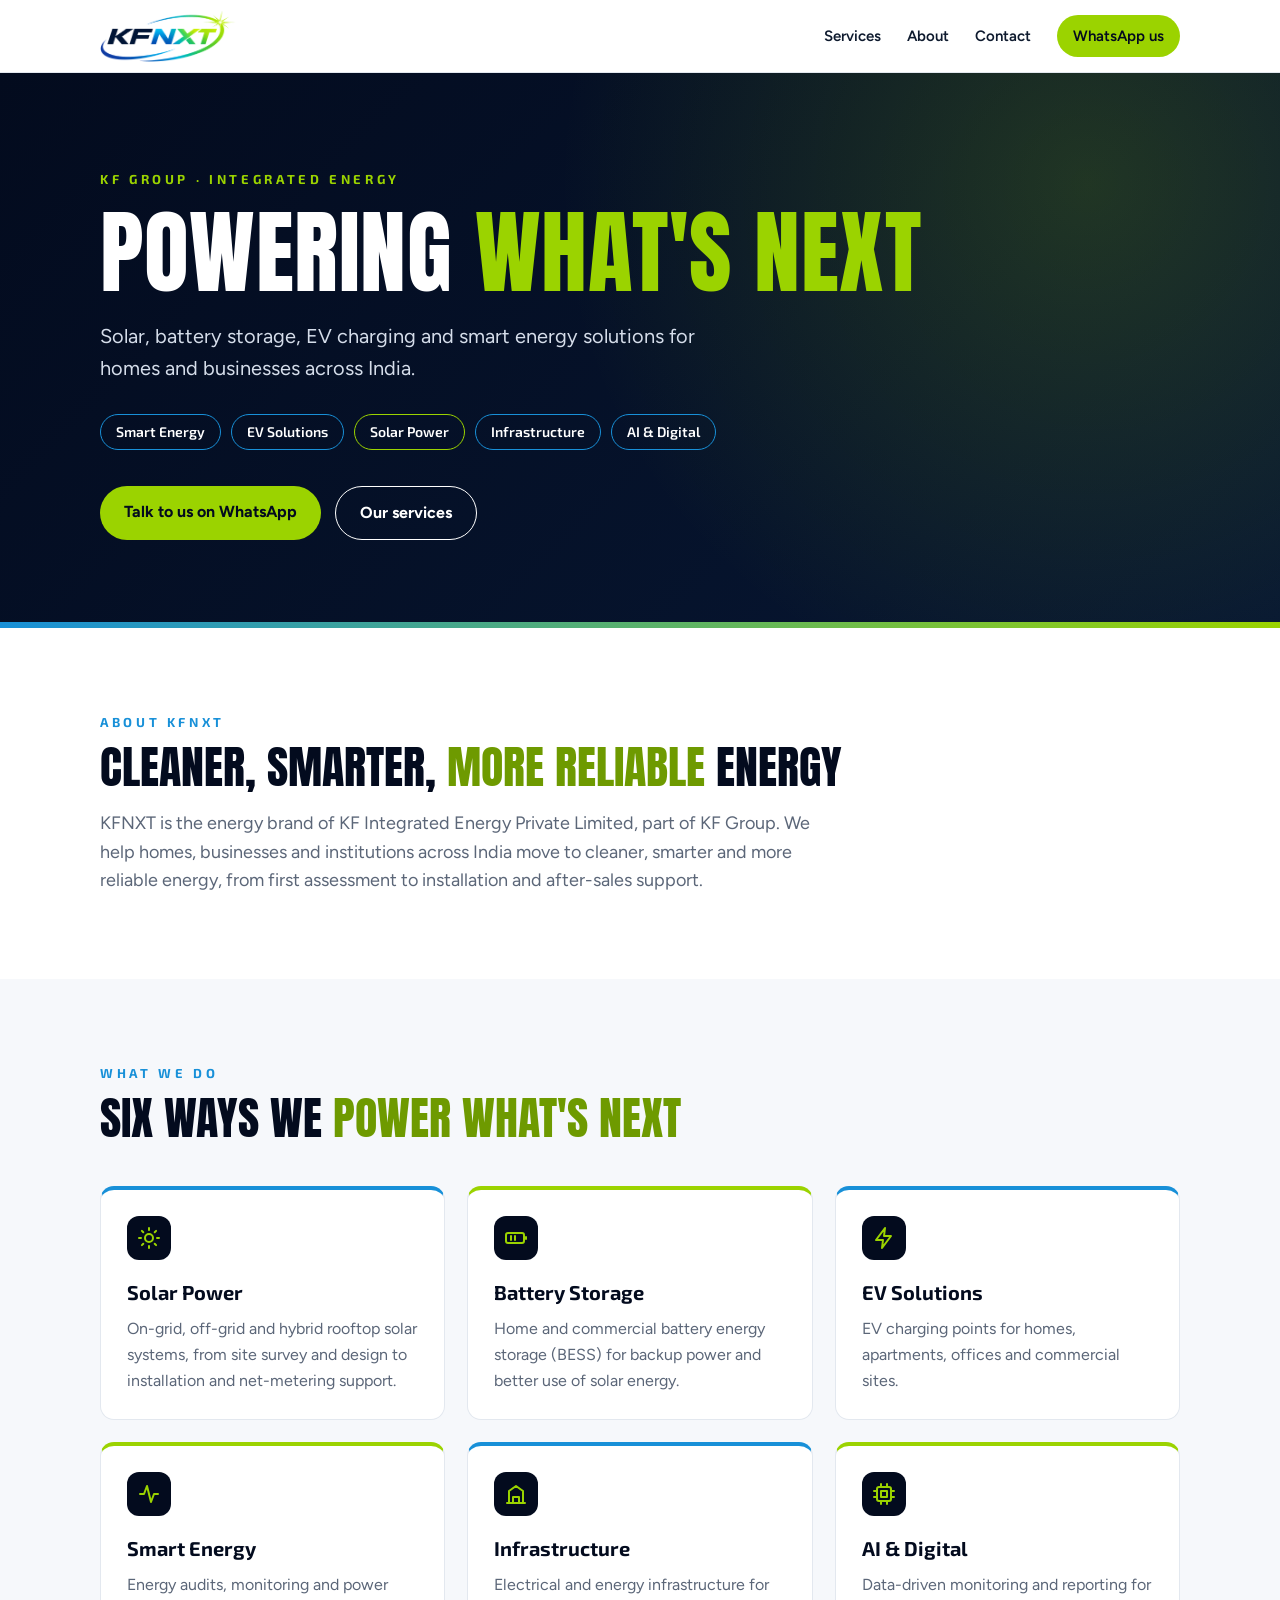
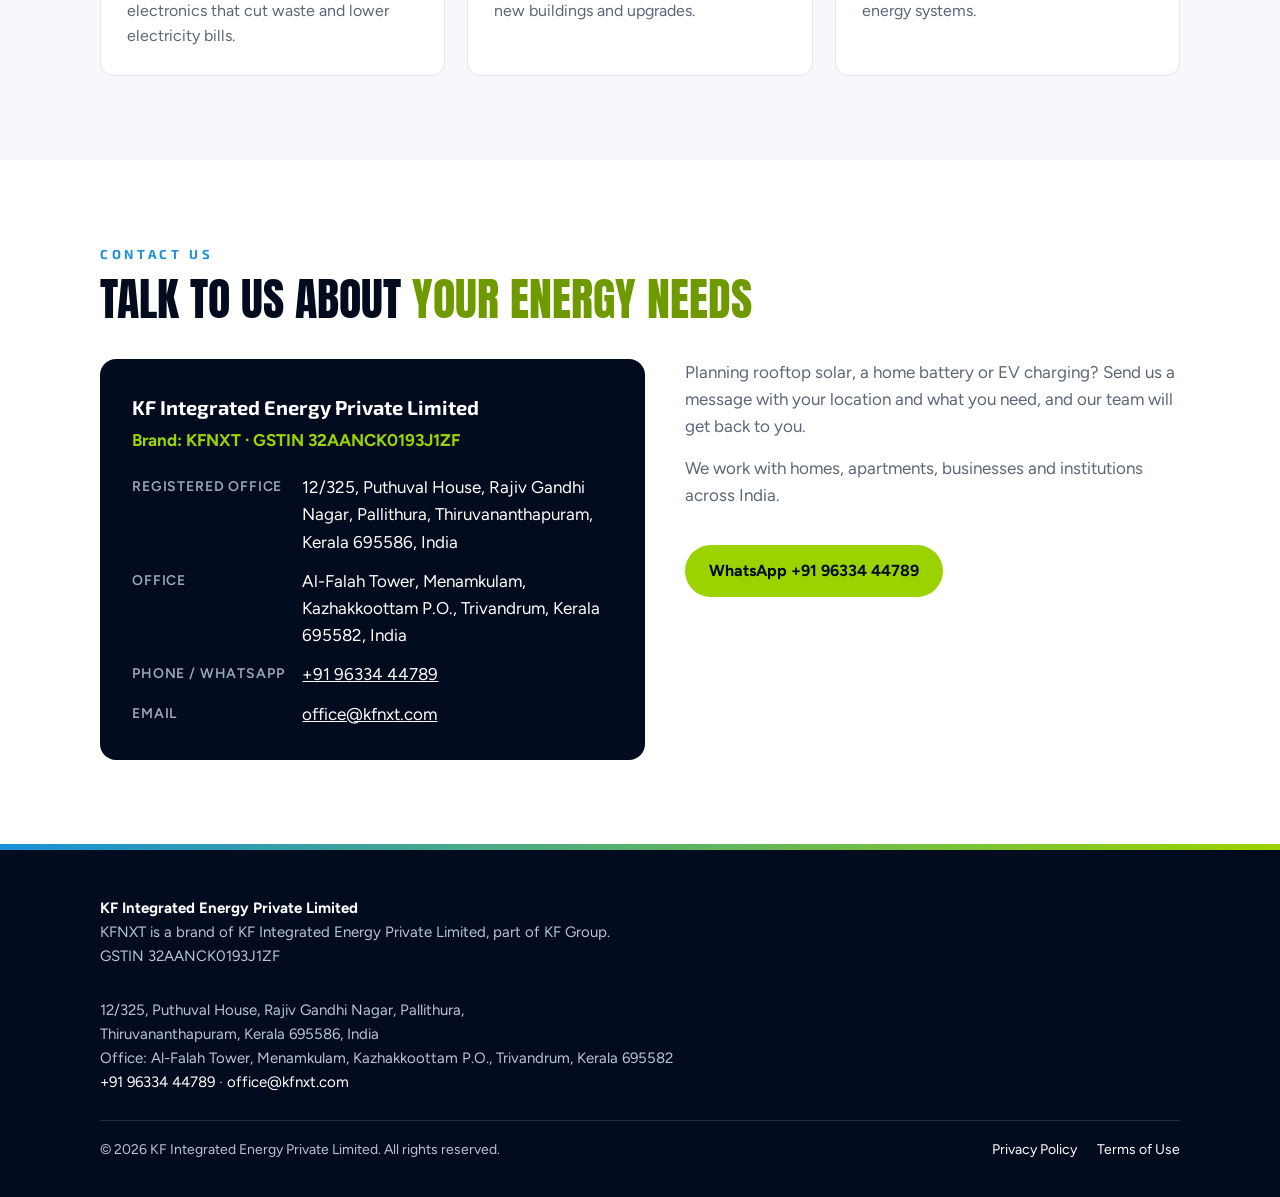
<file: index.html>
<!doctype html><html lang="en"><head><meta charset="utf-8"><meta name="viewport" content="width=device-width,initial-scale=1">
<title>KFNXT | Solar, Battery Storage & EV Charging – KF Integrated Energy Pvt Ltd</title><meta name="description" content="KFNXT, the energy brand of KF Integrated Energy Private Limited: solar, battery storage, EV charging and smart energy solutions for homes and businesses across India.">
<link rel="icon" href="/favicon.png"><link rel="preconnect" href="https://fonts.googleapis.com"><link rel="preconnect" href="https://fonts.gstatic.com" crossorigin>
<link href="https://fonts.googleapis.com/css2?family=Anton&family=Exo+2:wght@600;700&family=Figtree:wght@400;600;700&display=swap" rel="stylesheet">
<link rel="stylesheet" href="/style.css"></head><body>
<header class="site"><div class="wrap"><a href="/"><img src="/kfnxt-logo.png" alt="KFNXT – KF Integrated Energy Private Limited"></a>
<nav><a href="/#services">Services</a><a href="/#about">About</a><a href="/#contact">Contact</a><a class="cta" href="https://wa.me/919633444789">WhatsApp us</a></nav></div></header>

<section class="hero"><div class="wrap"><div class="eyebrow">KF Group · Integrated Energy</div>
<h1>Powering <span>What's Next</span></h1>
<p class="lead">Solar, battery storage, EV charging and smart energy solutions for homes and businesses across India.</p>
<div class="chips"><span class="chip">Smart Energy</span><span class="chip">EV Solutions</span><span class="chip l">Solar Power</span><span class="chip">Infrastructure</span><span class="chip">AI &amp; Digital</span></div>
<div class="btns"><a class="btn primary" href="https://wa.me/919633444789">Talk to us on WhatsApp</a><a class="btn ghost" href="#services">Our services</a></div></div></section>
<section id="about"><div class="wrap"><div class="eyebrow d">About KFNXT</div><h2>Cleaner, smarter, <span>more reliable</span> energy</h2>
<p class="sub">KFNXT is the energy brand of KF Integrated Energy Private Limited, part of KF Group. We help homes, businesses and institutions across India move to cleaner, smarter and more reliable energy, from first assessment to installation and after-sales support.</p></div></section>
<section id="services" class="alt"><div class="wrap"><div class="eyebrow d">What we do</div><h2>Six ways we <span>power what's next</span></h2><div class="grid"><div class="card"><div class="ic"><svg viewBox="0 0 24 24"><circle cx="12" cy="12" r="4"/><path d="M12 2v2M12 20v2M4.9 4.9l1.4 1.4M17.7 17.7l1.4 1.4M2 12h2M20 12h2M4.9 19.1l1.4-1.4M17.7 6.3l1.4-1.4"/></svg></div><h3>Solar Power</h3><p>On-grid, off-grid and hybrid rooftop solar systems, from site survey and design to installation and net-metering support.</p></div><div class="card"><div class="ic"><svg viewBox="0 0 24 24"><rect x="2" y="7" width="18" height="10" rx="2"/><path d="M22 11v2M7 10v4M11 10v4"/></svg></div><h3>Battery Storage</h3><p>Home and commercial battery energy storage (BESS) for backup power and better use of solar energy.</p></div><div class="card"><div class="ic"><svg viewBox="0 0 24 24"><path d="M13 2L4 14h7l-1 8 9-12h-7z"/></svg></div><h3>EV Solutions</h3><p>EV charging points for homes, apartments, offices and commercial sites.</p></div><div class="card"><div class="ic"><svg viewBox="0 0 24 24"><path d="M3 12h4l3-8 4 16 3-8h4"/></svg></div><h3>Smart Energy</h3><p>Energy audits, monitoring and power electronics that cut waste and lower electricity bills.</p></div><div class="card"><div class="ic"><svg viewBox="0 0 24 24"><path d="M3 21h18M5 21V9l7-5 7 5v12M9 21v-6h6v6"/></svg></div><h3>Infrastructure</h3><p>Electrical and energy infrastructure for new buildings and upgrades.</p></div><div class="card"><div class="ic"><svg viewBox="0 0 24 24"><rect x="5" y="5" width="14" height="14" rx="2"/><path d="M9 9h6v6H9zM9 2v3M15 2v3M9 19v3M15 19v3M2 9h3M2 15h3M19 9h3M19 15h3"/></svg></div><h3>AI & Digital</h3><p>Data-driven monitoring and reporting for energy systems.</p></div></div></div></section>
<section id="contact"><div class="wrap"><div class="eyebrow d">Contact us</div><h2>Talk to us about <span>your energy needs</span></h2>
<div class="contact"><div class="cbox"><h3>KF Integrated Energy Private Limited</h3><div class="legal">Brand: KFNXT · GSTIN 32AANCK0193J1ZF</div><dl>
<dt>Registered office</dt><dd>12/325, Puthuval House, Rajiv Gandhi Nagar, Pallithura, Thiruvananthapuram, Kerala 695586, India</dd>
<dt>Office</dt><dd>Al-Falah Tower, Menamkulam, Kazhakkoottam P.O., Trivandrum, Kerala 695582, India</dd>
<dt>Phone / WhatsApp</dt><dd><a href="tel:+919633444789">+91 96334 44789</a></dd>
<dt>Email</dt><dd><a href="mailto:office@kfnxt.com">office@kfnxt.com</a></dd></dl></div>
<div class="side"><p>Planning rooftop solar, a home battery or EV charging? Send us a message with your location and what you need, and our team will get back to you.</p>
<p>We work with homes, apartments, businesses and institutions across India.</p>
<div class="btns"><a class="btn primary" href="https://wa.me/919633444789">WhatsApp +91 96334 44789</a></div></div></div></div></section>
<footer class="site"><div class="wrap"><div class="row">
<div><strong>KF Integrated Energy Private Limited</strong><br>KFNXT is a brand of KF Integrated Energy Private Limited, part of KF Group.<br>GSTIN 32AANCK0193J1ZF</div>
<div>12/325, Puthuval House, Rajiv Gandhi Nagar, Pallithura,<br>Thiruvananthapuram, Kerala 695586, India<br>Office: Al-Falah Tower, Menamkulam, Kazhakkoottam P.O., Trivandrum, Kerala 695582<br><a href="tel:+919633444789">+91 96334 44789</a> · <a href="mailto:office@kfnxt.com">office@kfnxt.com</a></div>
</div><div class="row copy"><div>© 2026 KF Integrated Energy Private Limited. All rights reserved.</div>
<div class="links"><a href="/privacy-policy">Privacy Policy</a><a href="/terms">Terms of Use</a></div></div></div></footer></body></html>
</file>
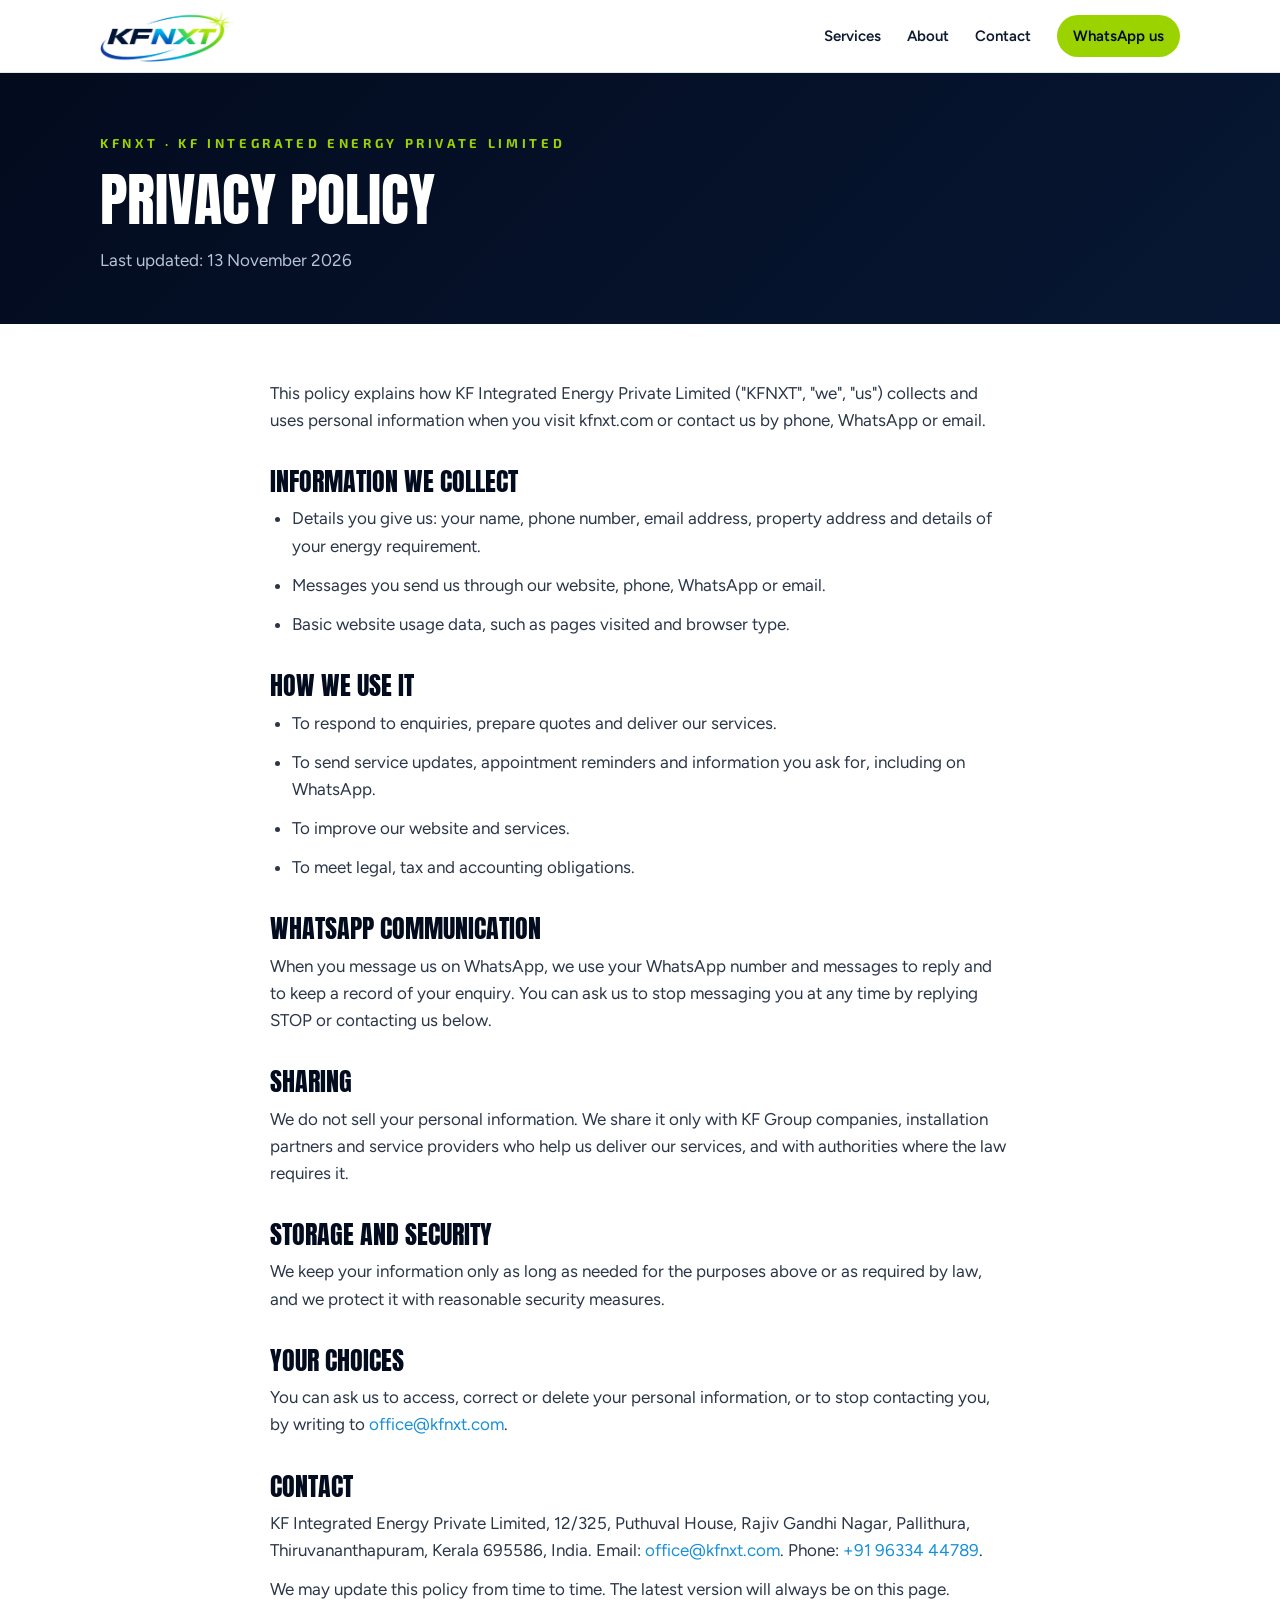
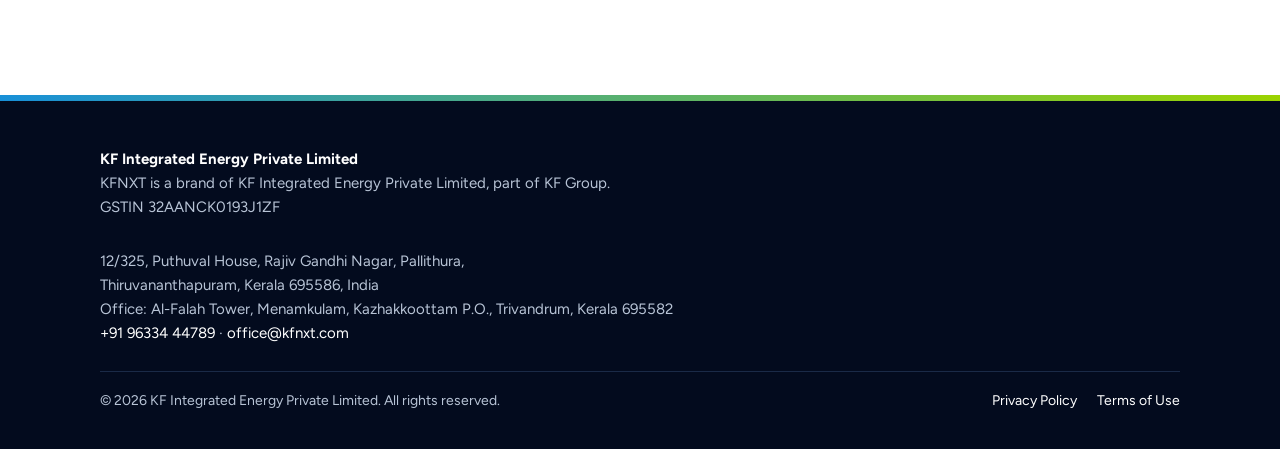
<file: privacy-policy.html>
<!doctype html><html lang="en"><head><meta charset="utf-8"><meta name="viewport" content="width=device-width,initial-scale=1">
<title>Privacy Policy | KFNXT – KF Integrated Energy Pvt Ltd</title><meta name="description" content="Privacy Policy of KF Integrated Energy Private Limited (KFNXT).">
<link rel="icon" href="/favicon.png"><link rel="preconnect" href="https://fonts.googleapis.com"><link rel="preconnect" href="https://fonts.gstatic.com" crossorigin>
<link href="https://fonts.googleapis.com/css2?family=Anton&family=Exo+2:wght@600;700&family=Figtree:wght@400;600;700&display=swap" rel="stylesheet">
<link rel="stylesheet" href="/style.css"></head><body>
<header class="site"><div class="wrap"><a href="/"><img src="/kfnxt-logo.png" alt="KFNXT – KF Integrated Energy Private Limited"></a>
<nav><a href="/#services">Services</a><a href="/#about">About</a><a href="/#contact">Contact</a><a class="cta" href="https://wa.me/919633444789">WhatsApp us</a></nav></div></header>
<div class="page-hero"><div class="wrap"><div class="eyebrow">KFNXT · KF Integrated Energy Private Limited</div><h1>Privacy Policy</h1><p>Last updated: 13 November 2026</p></div></div><article class="legal"><p>This policy explains how KF Integrated Energy Private Limited ("KFNXT", "we", "us") collects and uses personal information when you visit kfnxt.com or contact us by phone, WhatsApp or email.</p>
<h2>Information we collect</h2><ul><li>Details you give us: your name, phone number, email address, property address and details of your energy requirement.</li><li>Messages you send us through our website, phone, WhatsApp or email.</li><li>Basic website usage data, such as pages visited and browser type.</li></ul>
<h2>How we use it</h2><ul><li>To respond to enquiries, prepare quotes and deliver our services.</li><li>To send service updates, appointment reminders and information you ask for, including on WhatsApp.</li><li>To improve our website and services.</li><li>To meet legal, tax and accounting obligations.</li></ul>
<h2>WhatsApp communication</h2><p>When you message us on WhatsApp, we use your WhatsApp number and messages to reply and to keep a record of your enquiry. You can ask us to stop messaging you at any time by replying STOP or contacting us below.</p>
<h2>Sharing</h2><p>We do not sell your personal information. We share it only with KF Group companies, installation partners and service providers who help us deliver our services, and with authorities where the law requires it.</p>
<h2>Storage and security</h2><p>We keep your information only as long as needed for the purposes above or as required by law, and we protect it with reasonable security measures.</p>
<h2>Your choices</h2><p>You can ask us to access, correct or delete your personal information, or to stop contacting you, by writing to <a href="mailto:office@kfnxt.com">office@kfnxt.com</a>.</p><h2>Contact</h2><p>KF Integrated Energy Private Limited, 12/325, Puthuval House, Rajiv Gandhi Nagar, Pallithura, Thiruvananthapuram, Kerala 695586, India. Email: <a href="mailto:office@kfnxt.com">office@kfnxt.com</a>. Phone: <a href="tel:+919633444789">+91 96334 44789</a>.</p><p>We may update this policy from time to time. The latest version will always be on this page.</p></article><footer class="site"><div class="wrap"><div class="row">
<div><strong>KF Integrated Energy Private Limited</strong><br>KFNXT is a brand of KF Integrated Energy Private Limited, part of KF Group.<br>GSTIN 32AANCK0193J1ZF</div>
<div>12/325, Puthuval House, Rajiv Gandhi Nagar, Pallithura,<br>Thiruvananthapuram, Kerala 695586, India<br>Office: Al-Falah Tower, Menamkulam, Kazhakkoottam P.O., Trivandrum, Kerala 695582<br><a href="tel:+919633444789">+91 96334 44789</a> · <a href="mailto:office@kfnxt.com">office@kfnxt.com</a></div>
</div><div class="row copy"><div>© 2026 KF Integrated Energy Private Limited. All rights reserved.</div>
<div class="links"><a href="/privacy-policy">Privacy Policy</a><a href="/terms">Terms of Use</a></div></div></div></footer></body></html>
</file>
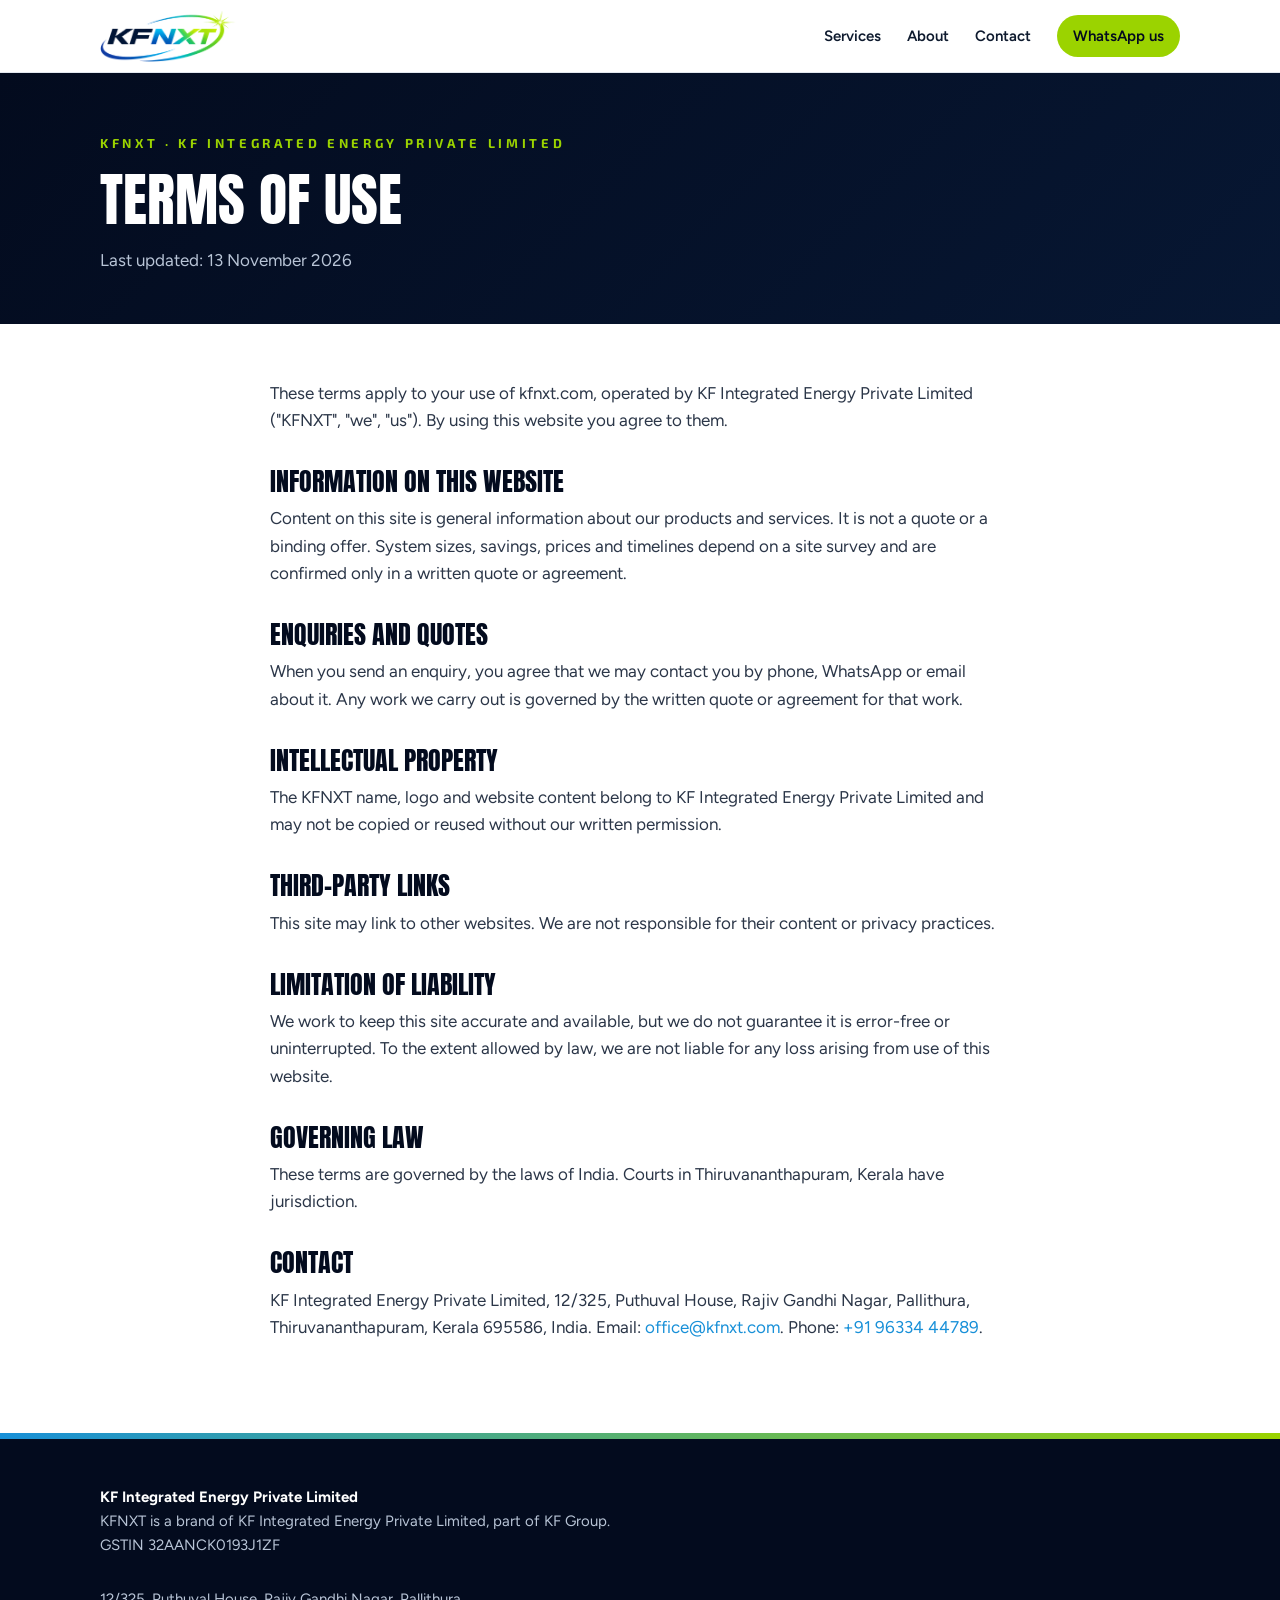
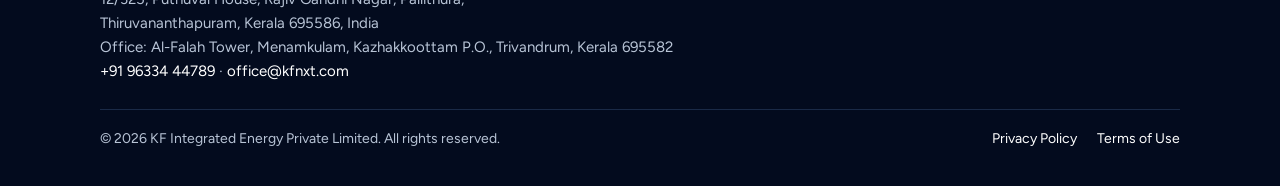
<file: terms.html>
<!doctype html><html lang="en"><head><meta charset="utf-8"><meta name="viewport" content="width=device-width,initial-scale=1">
<title>Terms of Use | KFNXT – KF Integrated Energy Pvt Ltd</title><meta name="description" content="Terms of Use of KF Integrated Energy Private Limited (KFNXT).">
<link rel="icon" href="/favicon.png"><link rel="preconnect" href="https://fonts.googleapis.com"><link rel="preconnect" href="https://fonts.gstatic.com" crossorigin>
<link href="https://fonts.googleapis.com/css2?family=Anton&family=Exo+2:wght@600;700&family=Figtree:wght@400;600;700&display=swap" rel="stylesheet">
<link rel="stylesheet" href="/style.css"></head><body>
<header class="site"><div class="wrap"><a href="/"><img src="/kfnxt-logo.png" alt="KFNXT – KF Integrated Energy Private Limited"></a>
<nav><a href="/#services">Services</a><a href="/#about">About</a><a href="/#contact">Contact</a><a class="cta" href="https://wa.me/919633444789">WhatsApp us</a></nav></div></header>
<div class="page-hero"><div class="wrap"><div class="eyebrow">KFNXT · KF Integrated Energy Private Limited</div><h1>Terms of Use</h1><p>Last updated: 13 November 2026</p></div></div><article class="legal"><p>These terms apply to your use of kfnxt.com, operated by KF Integrated Energy Private Limited ("KFNXT", "we", "us"). By using this website you agree to them.</p>
<h2>Information on this website</h2><p>Content on this site is general information about our products and services. It is not a quote or a binding offer. System sizes, savings, prices and timelines depend on a site survey and are confirmed only in a written quote or agreement.</p>
<h2>Enquiries and quotes</h2><p>When you send an enquiry, you agree that we may contact you by phone, WhatsApp or email about it. Any work we carry out is governed by the written quote or agreement for that work.</p>
<h2>Intellectual property</h2><p>The KFNXT name, logo and website content belong to KF Integrated Energy Private Limited and may not be copied or reused without our written permission.</p>
<h2>Third-party links</h2><p>This site may link to other websites. We are not responsible for their content or privacy practices.</p>
<h2>Limitation of liability</h2><p>We work to keep this site accurate and available, but we do not guarantee it is error-free or uninterrupted. To the extent allowed by law, we are not liable for any loss arising from use of this website.</p>
<h2>Governing law</h2><p>These terms are governed by the laws of India. Courts in Thiruvananthapuram, Kerala have jurisdiction.</p><h2>Contact</h2><p>KF Integrated Energy Private Limited, 12/325, Puthuval House, Rajiv Gandhi Nagar, Pallithura, Thiruvananthapuram, Kerala 695586, India. Email: <a href="mailto:office@kfnxt.com">office@kfnxt.com</a>. Phone: <a href="tel:+919633444789">+91 96334 44789</a>.</p></article><footer class="site"><div class="wrap"><div class="row">
<div><strong>KF Integrated Energy Private Limited</strong><br>KFNXT is a brand of KF Integrated Energy Private Limited, part of KF Group.<br>GSTIN 32AANCK0193J1ZF</div>
<div>12/325, Puthuval House, Rajiv Gandhi Nagar, Pallithura,<br>Thiruvananthapuram, Kerala 695586, India<br>Office: Al-Falah Tower, Menamkulam, Kazhakkoottam P.O., Trivandrum, Kerala 695582<br><a href="tel:+919633444789">+91 96334 44789</a> · <a href="mailto:office@kfnxt.com">office@kfnxt.com</a></div>
</div><div class="row copy"><div>© 2026 KF Integrated Energy Private Limited. All rights reserved.</div>
<div class="links"><a href="/privacy-policy">Privacy Policy</a><a href="/terms">Terms of Use</a></div></div></div></footer></body></html>
</file>
<file: style.css>
:root{
  --dark:#030B1E; --dark2:#071733; --lime:#9BD300; --blue:#1890D8; --ink:#0E1A2E;
  --muted:#5B6678; --line:#E3E8EF; --bg:#F6F8FB; --white:#fff;
}
*{box-sizing:border-box;margin:0;padding:0}
html{scroll-behavior:smooth}
body{font-family:"Figtree",system-ui,sans-serif;color:var(--ink);background:var(--white);line-height:1.6;font-size:17px}
a{color:var(--blue);text-decoration:none}
a:hover{text-decoration:underline}
.wrap{max-width:1120px;margin:0 auto;padding:0 20px}

/* header */
header.site{position:sticky;top:0;z-index:10;background:#fff;border-bottom:1px solid var(--line)}
header.site .wrap{display:flex;align-items:center;justify-content:space-between;height:72px}
header.site img{height:52px;width:auto;display:block}
header.site nav{display:flex;align-items:center;gap:26px;font-weight:600;font-size:15px}
header.site nav a{color:var(--ink)}
header.site nav a.cta{background:var(--lime);color:var(--dark);padding:9px 16px;border-radius:999px}
@media(max-width:720px){header.site nav a:not(.cta){display:none}}

/* hero */
.hero{background:radial-gradient(circle at 85% 20%,rgba(155,211,0,.18),transparent 45%),linear-gradient(135deg,var(--dark),var(--dark2));color:#fff;padding:96px 0 88px;position:relative;overflow:hidden}
.hero::after{content:"";position:absolute;left:0;right:0;bottom:0;height:6px;background:linear-gradient(90deg,var(--blue),var(--lime))}
.eyebrow{font-family:"Exo 2",sans-serif;font-weight:700;letter-spacing:.28em;text-transform:uppercase;font-size:13px;color:var(--lime)}
.hero h1{font-family:"Anton",sans-serif;font-weight:400;font-size:clamp(46px,8vw,92px);line-height:1;letter-spacing:.5px;text-transform:uppercase;margin:16px 0 22px}
.hero h1 span{color:var(--lime)}
.hero p.lead{font-size:20px;max-width:640px;color:#D5DDEA}
.chips{display:flex;flex-wrap:wrap;gap:10px;margin-top:30px}
.chip{border:1.5px solid var(--blue);border-radius:999px;padding:6px 15px;font-family:"Exo 2",sans-serif;font-weight:600;font-size:14px;color:#fff}
.chip.l{border-color:var(--lime)}
.btns{margin-top:36px;display:flex;gap:14px;flex-wrap:wrap}
.btn{display:inline-block;padding:13px 24px;border-radius:999px;font-weight:700;font-size:16px}
.btn.primary{background:var(--lime);color:var(--dark)}
.btn.ghost{border:1.5px solid #fff;color:#fff}
.btn:hover{text-decoration:none;opacity:.92}

/* sections */
section{padding:84px 0}
section.alt{background:var(--bg)}
h2{font-family:"Anton",sans-serif;font-weight:400;text-transform:uppercase;font-size:clamp(32px,5vw,46px);line-height:1.05;margin:10px 0 18px;color:var(--dark)}
h2 span{color:#6E9A00}
.sub{max-width:720px;color:var(--muted);font-size:18px}
.eyebrow.d{color:var(--blue)}

.grid{display:grid;grid-template-columns:repeat(3,1fr);gap:22px;margin-top:44px}
@media(max-width:900px){.grid{grid-template-columns:1fr 1fr}}
@media(max-width:600px){.grid{grid-template-columns:1fr}}
.card{background:#fff;border:1px solid var(--line);border-top:4px solid var(--blue);border-radius:14px;padding:26px}
.card:nth-child(even){border-top-color:var(--lime)}
.card h3{font-family:"Exo 2",sans-serif;font-size:20px;color:var(--dark);margin-bottom:8px}
.card p{color:var(--muted);font-size:16px}
.ic{width:44px;height:44px;border-radius:12px;background:var(--dark);display:grid;place-items:center;margin-bottom:16px}
.ic svg{width:24px;height:24px;stroke:var(--lime);fill:none;stroke-width:2;stroke-linecap:round;stroke-linejoin:round}

/* contact */
.contact{display:grid;grid-template-columns:1.1fr 1fr;gap:40px;margin-top:36px}
@media(max-width:800px){.contact{grid-template-columns:1fr}}
.cbox{background:var(--dark);color:#fff;border-radius:16px;padding:32px}
.cbox h3{font-family:"Exo 2",sans-serif;font-size:20px;margin-bottom:4px}
.cbox .legal{color:var(--lime);font-weight:700;margin-bottom:20px}
.cbox dl{display:grid;grid-template-columns:auto 1fr;gap:12px 18px}
.cbox dt{color:#9AA8BD;font-size:14px;font-weight:600;text-transform:uppercase;letter-spacing:.06em;padding-top:2px}
.cbox dd{color:#fff}
.cbox a{color:#fff;text-decoration:underline}
.side p{margin-bottom:14px;color:var(--muted)}

/* legal pages */
.page-hero{background:linear-gradient(135deg,var(--dark),var(--dark2));color:#fff;padding:60px 0 50px}
.page-hero h1{font-family:"Anton",sans-serif;font-weight:400;text-transform:uppercase;font-size:clamp(38px,6vw,58px)}
.page-hero p{color:#B8C4D6}
article.legal{max-width:780px;padding:56px 20px 80px;margin:0 auto}
article.legal h2{font-size:26px;margin:34px 0 10px}
article.legal p,article.legal li{color:#2B3648;margin-bottom:12px}
article.legal ul{padding-left:22px}

/* footer */
footer.site{background:var(--dark);color:#B8C4D6;padding:46px 0 36px;font-size:15px;border-top:6px solid;border-image:linear-gradient(90deg,var(--blue),var(--lime)) 1}
footer.site .row{display:flex;justify-content:space-between;gap:30px;flex-wrap:wrap}
footer.site strong{color:#fff}
footer.site a{color:#fff}
footer.site .links{display:flex;gap:20px}
footer.site .copy{margin-top:26px;padding-top:18px;border-top:1px solid #1A2A47;font-size:14px}
</file>
